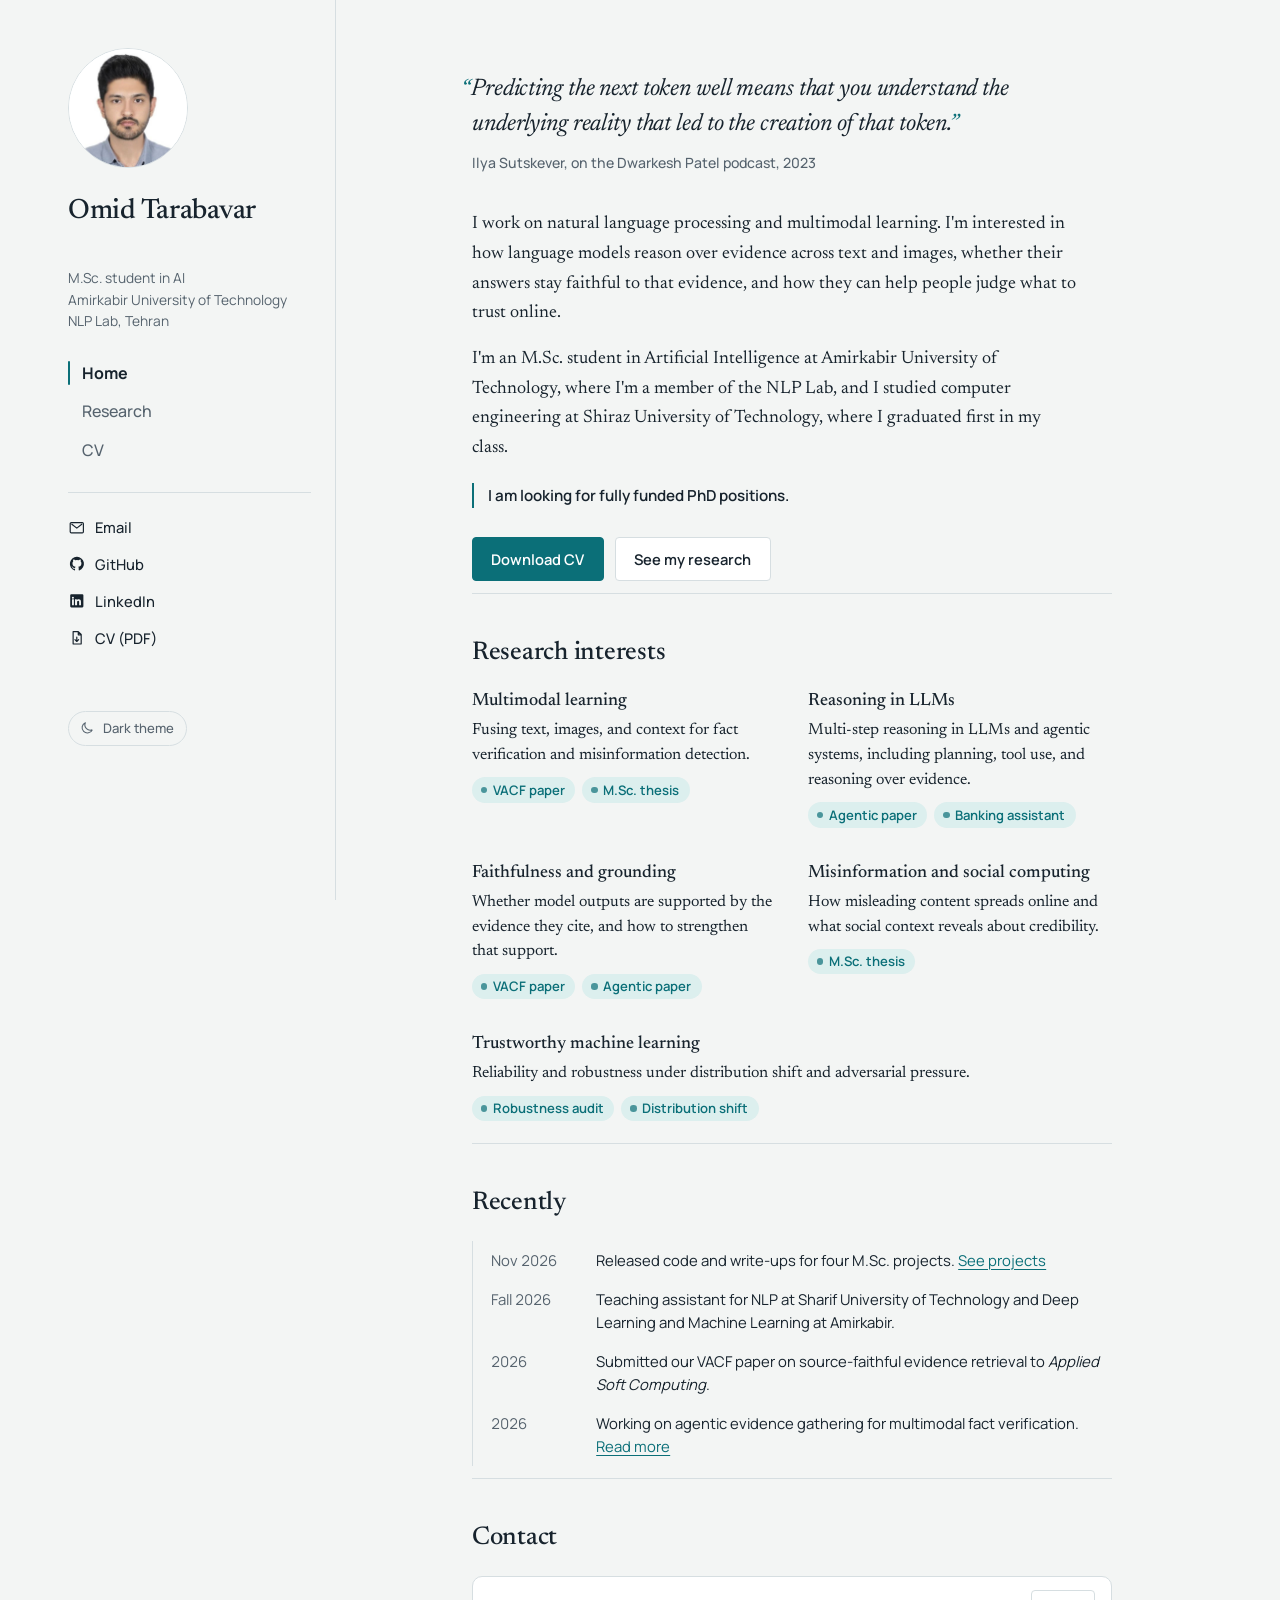
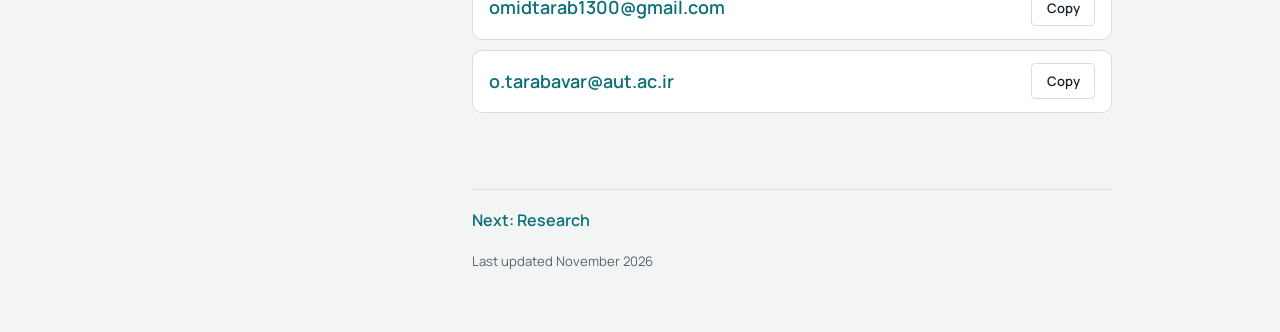
<file: index.html>
<!doctype html>
<html lang="en">
<head>
  <meta charset="utf-8">
  <meta name="viewport" content="width=device-width, initial-scale=1">
  <title>Omid Tarabavar</title>
  <meta name="description" content="Omid Tarabavar, M.Sc. student in Artificial Intelligence at Amirkabir University of Technology, working on NLP, multimodal learning, and trustworthy machine learning.">
  <meta name="author" content="Omid Tarabavar">
  <meta property="og:type" content="profile">
  <meta property="og:title" content="Omid Tarabavar">
  <meta property="og:description" content="Omid Tarabavar, M.Sc. student in Artificial Intelligence at Amirkabir University of Technology, working on NLP, multimodal learning, and trustworthy machine learning.">
  <meta property="og:image" content="https://omidtarabavar.github.io/images/omid.jpg">
  <meta property="og:url" content="https://omidtarabavar.github.io/">
  <meta name="theme-color" content="#f3f5f4" media="(prefers-color-scheme: light)">
  <meta name="theme-color" content="#0e161c" media="(prefers-color-scheme: dark)">
  <link rel="icon" href="images/favicon.svg" type="image/svg+xml">
  <link rel="preconnect" href="https://fonts.googleapis.com">
  <link rel="preconnect" href="https://fonts.gstatic.com" crossorigin>
  <link href="https://fonts.googleapis.com/css2?family=Manrope:wght@400;500;600;700&family=Newsreader:ital,opsz,wght@0,6..72,400;0,6..72,500;0,6..72,600;1,6..72,400&display=swap" rel="stylesheet">
  <link rel="stylesheet" href="css/styles.css?v=6">
  <script>
    // Apply the saved theme before first paint to avoid a flash.
    (function () {
      try {
        var t = localStorage.getItem("theme");
        if (t === "light" || t === "dark") document.documentElement.setAttribute("data-theme", t);
      } catch (e) {}
    })();
  </script>
</head>
<body>
  <a class="skip-link" href="#main">Skip to content</a>

  <header class="topbar">
    <a class="topbar-name" href="index.html">Omid Tarabavar</a>
    <button class="menu-button" type="button" aria-expanded="false" aria-controls="sidebar">
      <span class="menu-icon" aria-hidden="true"></span>
      <span class="menu-label">Menu</span>
    </button>
  </header>

  <div class="layout">
    <aside class="sidebar" id="sidebar">
      <div class="sidebar-inner">
        <a class="portrait-link" href="index.html" tabindex="-1" aria-hidden="true"><img class="portrait" src="images/omid.jpg" width="480" height="480" alt=""></a>
        <p class="name">Omid Tarabavar</p>
        <p class="role">M.Sc. student in AI<br>Amirkabir University of Technology<br>NLP Lab, Tehran</p>

        <nav class="nav" aria-label="Pages">
          <ul>
            <li><a href="index.html" aria-current="page">Home</a></li>
            <li><a href="research.html">Research</a></li>
            <li><a href="cv.html">CV</a></li>
          </ul>
        </nav>

        <ul class="links">
          <li><a href="mailto:omidtarab1300@gmail.com"><svg aria-hidden="true" viewBox="0 0 24 24"><path d="M3 6.5A1.5 1.5 0 0 1 4.5 5h15A1.5 1.5 0 0 1 21 6.5v11a1.5 1.5 0 0 1-1.5 1.5h-15A1.5 1.5 0 0 1 3 17.5zm1.8.3 7.2 5.6 7.2-5.6" fill="none" stroke="currentColor" stroke-width="1.6" stroke-linejoin="round"/></svg>Email</a></li>
          <li><a href="https://github.com/omidTarabavar"><svg aria-hidden="true" viewBox="0 0 24 24"><path fill="currentColor" d="M12 2.5a9.5 9.5 0 0 0-3 18.5c.5.1.6-.2.6-.5v-1.7c-2.6.6-3.2-1.2-3.2-1.2-.4-1.1-1-1.4-1-1.4-.9-.6 0-.6 0-.6 1 .1 1.5 1 1.5 1 .9 1.5 2.3 1.1 2.9.8.1-.6.3-1.1.6-1.3-2.1-.2-4.3-1-4.3-4.7 0-1 .4-1.9 1-2.6-.1-.2-.4-1.2.1-2.5 0 0 .8-.3 2.6 1a9 9 0 0 1 4.8 0c1.8-1.3 2.6-1 2.6-1 .5 1.3.2 2.3.1 2.5.6.7 1 1.6 1 2.6 0 3.7-2.2 4.5-4.3 4.7.3.3.6.9.6 1.8v2.6c0 .3.2.6.7.5A9.5 9.5 0 0 0 12 2.5"/></svg>GitHub</a></li>
          <li><a href="https://www.linkedin.com/in/omidtarabavar/"><svg aria-hidden="true" viewBox="0 0 24 24"><path fill="currentColor" d="M4.5 3A1.5 1.5 0 0 0 3 4.5v15A1.5 1.5 0 0 0 4.5 21h15a1.5 1.5 0 0 0 1.5-1.5v-15A1.5 1.5 0 0 0 19.5 3zm2.2 3.4a1.4 1.4 0 1 1 0 2.8 1.4 1.4 0 0 1 0-2.8M5.5 10h2.5v8H5.5zm4.1 0H12v1.1c.4-.7 1.3-1.3 2.6-1.3 2.6 0 3.1 1.7 3.1 3.9V18h-2.5v-3.8c0-.9 0-2.1-1.3-2.1s-1.5 1-1.5 2V18H9.6z"/></svg>LinkedIn</a></li>
          <li><a href="cv/Omid_Tarabavar_CV.pdf?v=8" download><svg aria-hidden="true" viewBox="0 0 24 24"><path d="M7 3.5h7l4 4V20a.5.5 0 0 1-.5.5h-10A.5.5 0 0 1 7 20zM14 3.5V8h4M12 11v6m-2.5-2.5L12 17l2.5-2.5" fill="none" stroke="currentColor" stroke-width="1.6" stroke-linejoin="round" stroke-linecap="round"/></svg>CV (PDF)</a></li>
        </ul>

        <button class="theme-toggle" type="button" aria-label="Switch color theme">
          <svg class="icon-moon" aria-hidden="true" viewBox="0 0 24 24"><path d="M20 14.5A8 8 0 0 1 9.5 4a8 8 0 1 0 10.5 10.5" fill="none" stroke="currentColor" stroke-width="1.6" stroke-linejoin="round"/></svg>
          <svg class="icon-sun" aria-hidden="true" viewBox="0 0 24 24"><circle cx="12" cy="12" r="4" fill="none" stroke="currentColor" stroke-width="1.6"/><path d="M12 2.5v2.5M12 19v2.5M4.6 4.6l1.8 1.8M17.6 17.6l1.8 1.8M2.5 12H5M19 12h2.5M4.6 19.4l1.8-1.8M17.6 6.4l1.8-1.8" stroke="currentColor" stroke-width="1.6" stroke-linecap="round"/></svg>
          <span class="theme-label">Dark theme</span>
        </button>
      </div>
    </aside>

    <main id="main" class="content">
      <section class="section intro" aria-labelledby="home-title">
        <div class="mobile-id">
          <img src="images/omid.jpg" width="480" height="480" alt="">
          <div>
            <p class="mobile-name">Omid Tarabavar</p>
            <p class="mobile-role">M.Sc. student in AI, Amirkabir University of Technology</p>
          </div>
        </div>

        <figure class="epigraph">
          <blockquote>
            <p>Predicting the next token well means that you understand the underlying reality that led to the creation of that token.</p>
          </blockquote>
          <figcaption>Ilya Sutskever, on the Dwarkesh Patel podcast, 2023</figcaption>
        </figure>

        <h1 id="home-title" class="visually-hidden">Omid Tarabavar</h1>
        <div class="prose">
          <p>I work on natural language processing and multimodal learning. I'm interested in how language models reason over evidence across text and images, whether their answers stay faithful to that evidence, and how they can help people judge what to trust online.</p>
          <p>I'm an M.Sc. student in Artificial Intelligence at Amirkabir University of Technology, where I'm a member of the NLP Lab, and I studied computer engineering at Shiraz University of Technology, where I graduated first in my class.</p>
          <p class="status">I am looking for fully funded PhD positions.</p>
        </div>
        <div class="actions">
          <a class="button primary" href="cv/Omid_Tarabavar_CV.pdf?v=8" download>Download CV</a>
          <a class="button" href="research.html">See my research</a>
        </div>
      </section>

      <section class="section" aria-labelledby="interests-title">
        <h2 id="interests-title">Research interests</h2>
        <ul class="interests">
          <li>
            <h3>Multimodal learning</h3>
            <p>Fusing text, images, and context for fact verification and misinformation detection.</p>
            <p class="evidence"><a class="chip" href="research.html#pub-vacf">VACF paper</a><a class="chip" href="cv.html#edu-aut">M.Sc. thesis</a></p>
          </li>
          <li>
            <h3>Reasoning in LLMs</h3>
            <p>Multi-step reasoning in LLMs and agentic systems, including planning, tool use, and reasoning over evidence.</p>
            <p class="evidence"><a class="chip" href="research.html#pub-agentic">Agentic paper</a><a class="chip" href="research.html#proj-banking">Banking assistant</a></p>
          </li>
          <li>
            <h3>Faithfulness and grounding</h3>
            <p>Whether model outputs are supported by the evidence they cite, and how to strengthen that support.</p>
            <p class="evidence"><a class="chip" href="research.html#pub-vacf">VACF paper</a><a class="chip" href="research.html#pub-agentic">Agentic paper</a></p>
          </li>
          <li>
            <h3>Misinformation and social computing</h3>
            <p>How misleading content spreads online and what social context reveals about credibility.</p>
            <p class="evidence"><a class="chip" href="cv.html#edu-aut">M.Sc. thesis</a></p>
          </li>
          <li class="wide">
            <h3>Trustworthy machine learning</h3>
            <p>Reliability and robustness under distribution shift and adversarial pressure.</p>
            <p class="evidence"><a class="chip" href="research.html#proj-robustness">Robustness audit</a><a class="chip" href="research.html#proj-shift">Distribution shift</a></p>
          </li>
        </ul>
      </section>

      <section class="section" aria-labelledby="recent-title">
        <h2 id="recent-title">Recently</h2>
        <ol class="recent-list">
          <li><time datetime="2026-11">Nov 2026</time><span>Released code and write-ups for four M.Sc. projects. <a href="research.html#projects">See projects</a></span></li>
          <li><time datetime="2026-09">Fall 2026</time><span>Teaching assistant for NLP at Sharif University of Technology and Deep Learning and Machine Learning at Amirkabir.</span></li>
          <li><time datetime="2026">2026</time><span>Submitted our VACF paper on source-faithful evidence retrieval to <em>Applied Soft Computing</em>.</span></li>
          <li><time datetime="2026">2026</time><span>Working on agentic evidence gathering for multimodal fact verification. <a href="research.html#pub-agentic">Read more</a></span></li>
        </ol>
      </section>

      <section class="section contact" aria-labelledby="contact-title">
        <h2 id="contact-title">Contact</h2>
        <div class="contact-rows">
          <div class="contact-row">
            <a href="mailto:omidtarab1300@gmail.com">omidtarab1300@gmail.com</a>
            <button class="copy" type="button" data-copy="omidtarab1300@gmail.com">Copy</button>
          </div>
          <div class="contact-row">
            <a href="mailto:o.tarabavar@aut.ac.ir">o.tarabavar@aut.ac.ir</a>
            <button class="copy" type="button" data-copy="o.tarabavar@aut.ac.ir">Copy</button>
          </div>
        </div>
      </section>

      <footer class="footer">
        <p class="next"><a href="research.html">Next: Research</a></p>
        <p>Last updated November 2026</p>
      </footer>
    </main>
  </div>

  <p class="toast" role="status" aria-live="polite"></p>
  <script src="js/main.js?v=6"></script>
</body>
</html>
</file>
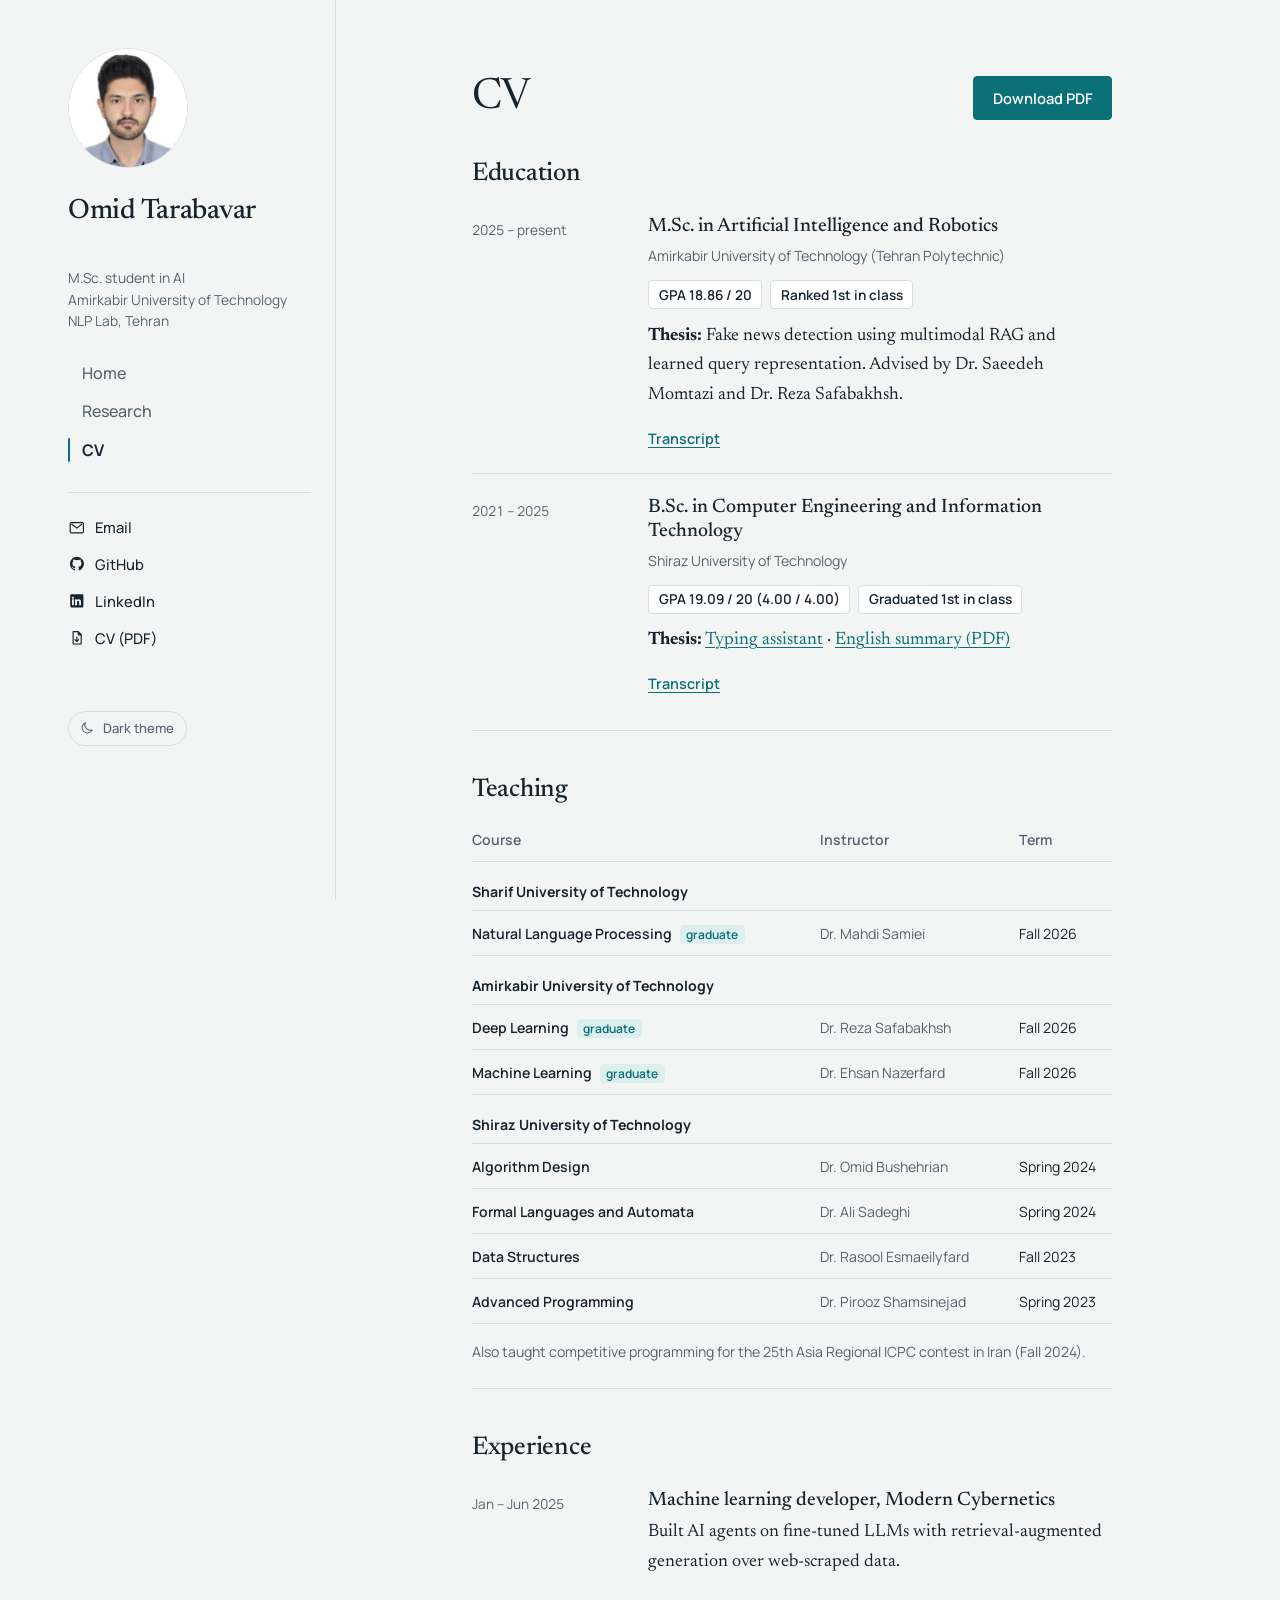
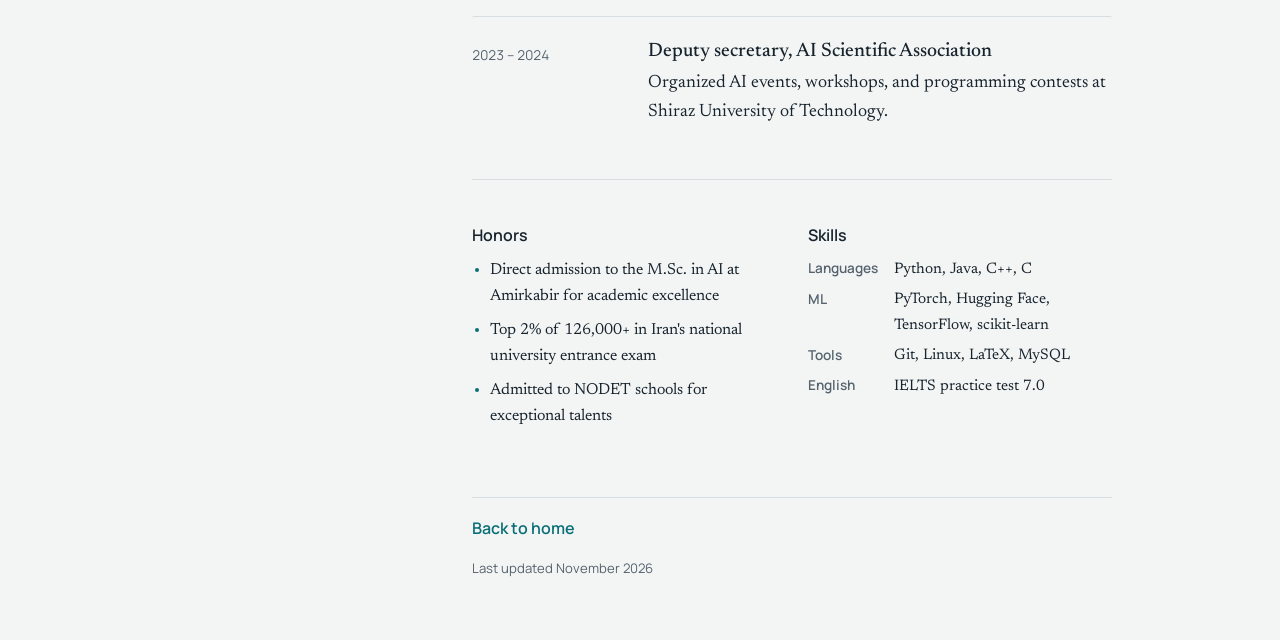
<file: cv.html>
<!doctype html>
<html lang="en">
<head>
  <meta charset="utf-8">
  <meta name="viewport" content="width=device-width, initial-scale=1">
  <title>CV | Omid Tarabavar</title>
  <meta name="description" content="Curriculum vitae of Omid Tarabavar: education, teaching, experience, honors, and skills.">
  <meta name="author" content="Omid Tarabavar">
  <meta property="og:type" content="profile">
  <meta property="og:title" content="CV | Omid Tarabavar">
  <meta property="og:description" content="Curriculum vitae of Omid Tarabavar: education, teaching, experience, honors, and skills.">
  <meta property="og:image" content="https://omidtarabavar.github.io/images/omid.jpg">
  <meta property="og:url" content="https://omidtarabavar.github.io/cv.html">
  <meta name="theme-color" content="#f3f5f4" media="(prefers-color-scheme: light)">
  <meta name="theme-color" content="#0e161c" media="(prefers-color-scheme: dark)">
  <link rel="icon" href="images/favicon.svg" type="image/svg+xml">
  <link rel="preconnect" href="https://fonts.googleapis.com">
  <link rel="preconnect" href="https://fonts.gstatic.com" crossorigin>
  <link href="https://fonts.googleapis.com/css2?family=Manrope:wght@400;500;600;700&family=Newsreader:ital,opsz,wght@0,6..72,400;0,6..72,500;0,6..72,600;1,6..72,400&display=swap" rel="stylesheet">
  <link rel="stylesheet" href="css/styles.css?v=6">
  <script>
    // Apply the saved theme before first paint to avoid a flash.
    (function () {
      try {
        var t = localStorage.getItem("theme");
        if (t === "light" || t === "dark") document.documentElement.setAttribute("data-theme", t);
      } catch (e) {}
    })();
  </script>
</head>
<body>
  <a class="skip-link" href="#main">Skip to content</a>

  <header class="topbar">
    <a class="topbar-name" href="index.html">Omid Tarabavar</a>
    <button class="menu-button" type="button" aria-expanded="false" aria-controls="sidebar">
      <span class="menu-icon" aria-hidden="true"></span>
      <span class="menu-label">Menu</span>
    </button>
  </header>

  <div class="layout">
    <aside class="sidebar" id="sidebar">
      <div class="sidebar-inner">
        <a class="portrait-link" href="index.html" tabindex="-1" aria-hidden="true"><img class="portrait" src="images/omid.jpg" width="480" height="480" alt=""></a>
        <p class="name">Omid Tarabavar</p>
        <p class="role">M.Sc. student in AI<br>Amirkabir University of Technology<br>NLP Lab, Tehran</p>

        <nav class="nav" aria-label="Pages">
          <ul>
            <li><a href="index.html">Home</a></li>
            <li><a href="research.html">Research</a></li>
            <li><a href="cv.html" aria-current="page">CV</a></li>
          </ul>
        </nav>

        <ul class="links">
          <li><a href="mailto:omidtarab1300@gmail.com"><svg aria-hidden="true" viewBox="0 0 24 24"><path d="M3 6.5A1.5 1.5 0 0 1 4.5 5h15A1.5 1.5 0 0 1 21 6.5v11a1.5 1.5 0 0 1-1.5 1.5h-15A1.5 1.5 0 0 1 3 17.5zm1.8.3 7.2 5.6 7.2-5.6" fill="none" stroke="currentColor" stroke-width="1.6" stroke-linejoin="round"/></svg>Email</a></li>
          <li><a href="https://github.com/omidTarabavar"><svg aria-hidden="true" viewBox="0 0 24 24"><path fill="currentColor" d="M12 2.5a9.5 9.5 0 0 0-3 18.5c.5.1.6-.2.6-.5v-1.7c-2.6.6-3.2-1.2-3.2-1.2-.4-1.1-1-1.4-1-1.4-.9-.6 0-.6 0-.6 1 .1 1.5 1 1.5 1 .9 1.5 2.3 1.1 2.9.8.1-.6.3-1.1.6-1.3-2.1-.2-4.3-1-4.3-4.7 0-1 .4-1.9 1-2.6-.1-.2-.4-1.2.1-2.5 0 0 .8-.3 2.6 1a9 9 0 0 1 4.8 0c1.8-1.3 2.6-1 2.6-1 .5 1.3.2 2.3.1 2.5.6.7 1 1.6 1 2.6 0 3.7-2.2 4.5-4.3 4.7.3.3.6.9.6 1.8v2.6c0 .3.2.6.7.5A9.5 9.5 0 0 0 12 2.5"/></svg>GitHub</a></li>
          <li><a href="https://www.linkedin.com/in/omidtarabavar/"><svg aria-hidden="true" viewBox="0 0 24 24"><path fill="currentColor" d="M4.5 3A1.5 1.5 0 0 0 3 4.5v15A1.5 1.5 0 0 0 4.5 21h15a1.5 1.5 0 0 0 1.5-1.5v-15A1.5 1.5 0 0 0 19.5 3zm2.2 3.4a1.4 1.4 0 1 1 0 2.8 1.4 1.4 0 0 1 0-2.8M5.5 10h2.5v8H5.5zm4.1 0H12v1.1c.4-.7 1.3-1.3 2.6-1.3 2.6 0 3.1 1.7 3.1 3.9V18h-2.5v-3.8c0-.9 0-2.1-1.3-2.1s-1.5 1-1.5 2V18H9.6z"/></svg>LinkedIn</a></li>
          <li><a href="cv/Omid_Tarabavar_CV.pdf?v=8" download><svg aria-hidden="true" viewBox="0 0 24 24"><path d="M7 3.5h7l4 4V20a.5.5 0 0 1-.5.5h-10A.5.5 0 0 1 7 20zM14 3.5V8h4M12 11v6m-2.5-2.5L12 17l2.5-2.5" fill="none" stroke="currentColor" stroke-width="1.6" stroke-linejoin="round" stroke-linecap="round"/></svg>CV (PDF)</a></li>
        </ul>

        <button class="theme-toggle" type="button" aria-label="Switch color theme">
          <svg class="icon-moon" aria-hidden="true" viewBox="0 0 24 24"><path d="M20 14.5A8 8 0 0 1 9.5 4a8 8 0 1 0 10.5 10.5" fill="none" stroke="currentColor" stroke-width="1.6" stroke-linejoin="round"/></svg>
          <svg class="icon-sun" aria-hidden="true" viewBox="0 0 24 24"><circle cx="12" cy="12" r="4" fill="none" stroke="currentColor" stroke-width="1.6"/><path d="M12 2.5v2.5M12 19v2.5M4.6 4.6l1.8 1.8M17.6 17.6l1.8 1.8M2.5 12H5M19 12h2.5M4.6 19.4l1.8-1.8M17.6 6.4l1.8-1.8" stroke="currentColor" stroke-width="1.6" stroke-linecap="round"/></svg>
          <span class="theme-label">Dark theme</span>
        </button>
      </div>
    </aside>

    <main id="main" class="content">
      <div class="page-head">
        <h1 class="page-title">CV</h1>
        <a class="button primary" href="cv/Omid_Tarabavar_CV.pdf?v=8" download>Download PDF</a>
      </div>

      <section class="section first" id="education" aria-labelledby="edu-title">
        <h2 id="edu-title">Education</h2>
        <article class="entry dated" id="edu-aut">
          <p class="date">2025 – present</p>
          <div>
            <h3>M.Sc. in Artificial Intelligence and Robotics</h3>
            <p class="meta">Amirkabir University of Technology (Tehran Polytechnic)</p>
            <p class="figures"><span>GPA 18.86 / 20</span><span>Ranked 1st in class</span></p>
            <p><strong>Thesis:</strong> Fake news detection using multimodal RAG and learned query representation. Advised by Dr. Saeedeh Momtazi and Dr. Reza Safabakhsh.</p>
            <p class="entry-links"><a href="https://drive.google.com/file/d/1AUwNt7i27Rn8KQUkQWO_1LPh9adIZvgB/view?usp=drive_link">Transcript</a></p>
          </div>
        </article>
        <article class="entry dated" id="edu-sutech">
          <p class="date">2021 – 2025</p>
          <div>
            <h3>B.Sc. in Computer Engineering and Information Technology</h3>
            <p class="meta">Shiraz University of Technology</p>
            <p class="figures"><span>GPA 19.09 / 20 (4.00 / 4.00)</span><span>Graduated 1st in class</span></p>
            <p><strong>Thesis:</strong> <a href="research.html#proj-typing">Typing assistant</a> &middot; <a href="reports/BSc_Thesis_English_Summary.pdf">English summary (PDF)</a></p>
            <p class="entry-links"><a href="https://drive.google.com/file/d/1Pksa0MXeAe2woAwjY6PSmUUdcx1ZH3zY/view?usp=drive_link">Transcript</a></p>
          </div>
        </article>
      </section>

      <section class="section" id="teaching" aria-labelledby="teach-title">
        <h2 id="teach-title">Teaching</h2>
        <div class="table-wrap">
          <table class="teaching">
            <caption class="visually-hidden">Teaching assistant positions</caption>
            <thead>
              <tr><th scope="col">Course</th><th scope="col">Instructor</th><th scope="col">Term</th></tr>
            </thead>
            <tbody>
              <tr class="group"><th colspan="3" scope="colgroup">Sharif University of Technology</th></tr>
              <tr><td>Natural Language Processing <span class="level">graduate</span></td><td>Dr. Mahdi Samiei</td><td>Fall 2026</td></tr>
            </tbody>
            <tbody>
              <tr class="group"><th colspan="3" scope="colgroup">Amirkabir University of Technology</th></tr>
              <tr><td>Deep Learning <span class="level">graduate</span></td><td>Dr. Reza Safabakhsh</td><td>Fall 2026</td></tr>
              <tr><td>Machine Learning <span class="level">graduate</span></td><td>Dr. Ehsan Nazerfard</td><td>Fall 2026</td></tr>
            </tbody>
            <tbody>
              <tr class="group"><th colspan="3" scope="colgroup">Shiraz University of Technology</th></tr>
              <tr><td>Algorithm Design</td><td>Dr. Omid Bushehrian</td><td>Spring 2024</td></tr>
              <tr><td>Formal Languages and Automata</td><td>Dr. Ali Sadeghi</td><td>Spring 2024</td></tr>
              <tr><td>Data Structures</td><td>Dr. Rasool Esmaeilyfard</td><td>Fall 2023</td></tr>
              <tr><td>Advanced Programming</td><td>Dr. Pirooz Shamsinejad</td><td>Spring 2023</td></tr>
            </tbody>
          </table>
        </div>
        <p class="note">Also taught competitive programming for the 25th Asia Regional ICPC contest in Iran (Fall 2024).</p>
      </section>

      <section class="section" id="experience" aria-labelledby="exp-title">
        <h2 id="exp-title">Experience</h2>
        <article class="entry dated" id="exp-cybernetics">
          <p class="date">Jan – Jun 2025</p>
          <div>
            <h3>Machine learning developer, Modern Cybernetics</h3>
            <p>Built AI agents on fine-tuned LLMs with retrieval-augmented generation over web-scraped data.</p>
          </div>
        </article>
        <article class="entry dated">
          <p class="date">2023 – 2024</p>
          <div>
            <h3>Deputy secretary, AI Scientific Association</h3>
            <p>Organized AI events, workshops, and programming contests at Shiraz University of Technology.</p>
          </div>
        </article>
      </section>

      <section class="section" id="more" aria-labelledby="more-title">
        <h2 id="more-title" class="visually-hidden">Honors and skills</h2>
        <div class="two-col">
          <div>
            <h3>Honors</h3>
            <ul class="plain">
              <li>Direct admission to the M.Sc. in AI at Amirkabir for academic excellence</li>
              <li>Top 2% of 126,000+ in Iran's national university entrance exam</li>
              <li>Admitted to NODET schools for exceptional talents</li>
            </ul>
          </div>
          <div>
            <h3>Skills</h3>
            <dl class="skills">
              <dt>Languages</dt><dd>Python, Java, C++, C</dd>
              <dt>ML</dt><dd>PyTorch, Hugging Face, TensorFlow, scikit-learn</dd>
              <dt>Tools</dt><dd>Git, Linux, LaTeX, MySQL</dd>
              <dt>English</dt><dd>IELTS practice test 7.0</dd>
            </dl>
          </div>
        </div>
      </section>

      <footer class="footer">
        <p class="next"><a href="index.html">Back to home</a></p>
        <p>Last updated November 2026</p>
      </footer>
    </main>
  </div>

  <p class="toast" role="status" aria-live="polite"></p>
  <script src="js/main.js?v=6"></script>
</body>
</html>
</file>
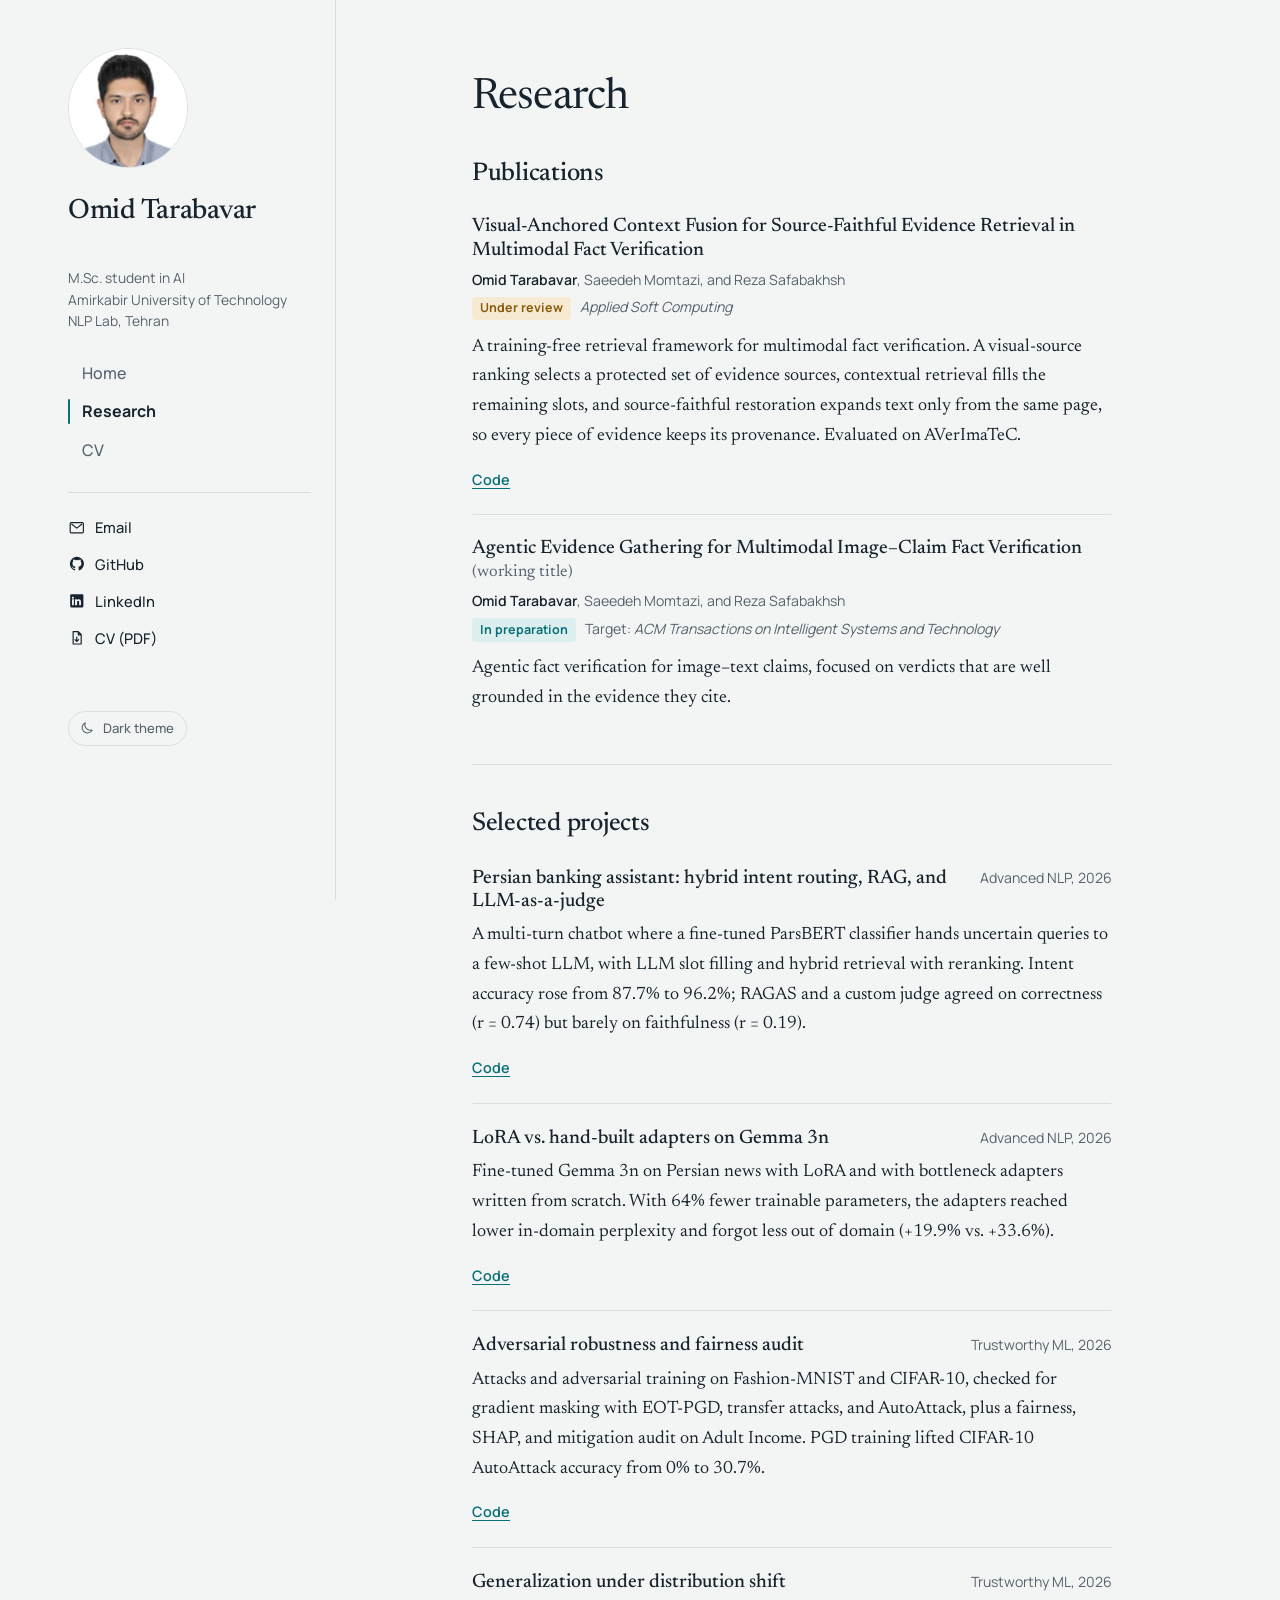
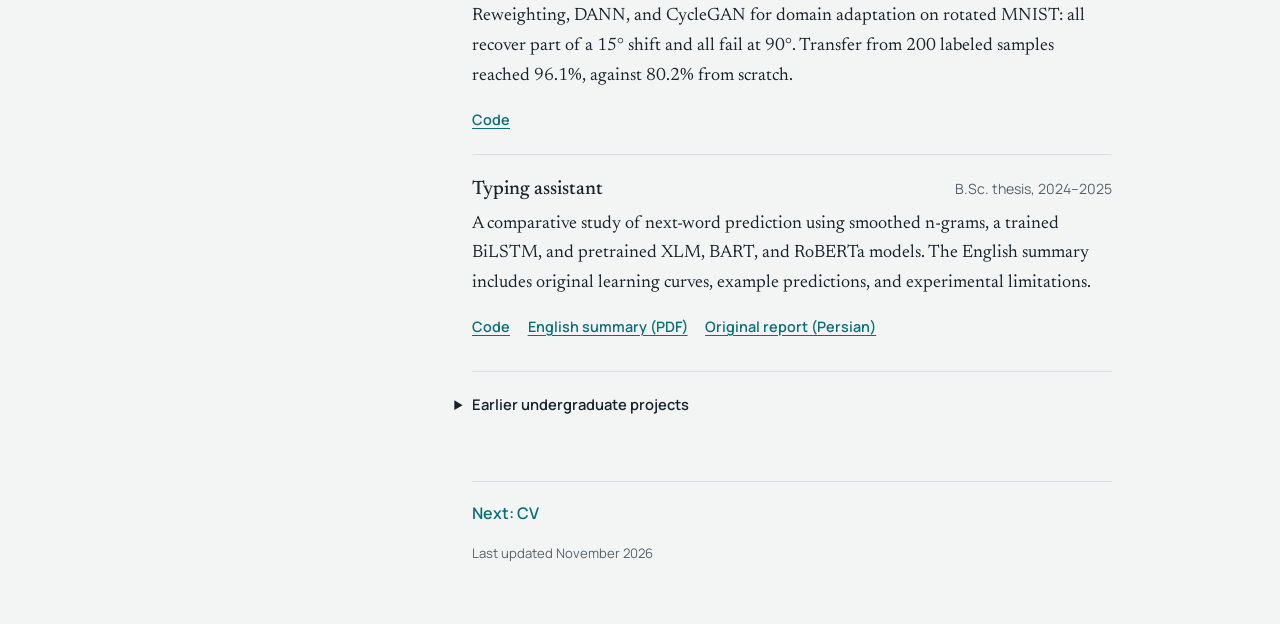
<file: research.html>
<!doctype html>
<html lang="en">
<head>
  <meta charset="utf-8">
  <meta name="viewport" content="width=device-width, initial-scale=1">
  <title>Research | Omid Tarabavar</title>
  <meta name="description" content="Publications and projects by Omid Tarabavar: multimodal fact verification, LLMs and agentic systems, and trustworthy machine learning.">
  <meta name="author" content="Omid Tarabavar">
  <meta property="og:type" content="profile">
  <meta property="og:title" content="Research | Omid Tarabavar">
  <meta property="og:description" content="Publications and projects by Omid Tarabavar: multimodal fact verification, LLMs and agentic systems, and trustworthy machine learning.">
  <meta property="og:image" content="https://omidtarabavar.github.io/images/omid.jpg">
  <meta property="og:url" content="https://omidtarabavar.github.io/research.html">
  <meta name="theme-color" content="#f3f5f4" media="(prefers-color-scheme: light)">
  <meta name="theme-color" content="#0e161c" media="(prefers-color-scheme: dark)">
  <link rel="icon" href="images/favicon.svg" type="image/svg+xml">
  <link rel="preconnect" href="https://fonts.googleapis.com">
  <link rel="preconnect" href="https://fonts.gstatic.com" crossorigin>
  <link href="https://fonts.googleapis.com/css2?family=Manrope:wght@400;500;600;700&family=Newsreader:ital,opsz,wght@0,6..72,400;0,6..72,500;0,6..72,600;1,6..72,400&display=swap" rel="stylesheet">
  <link rel="stylesheet" href="css/styles.css?v=6">
  <script>
    // Apply the saved theme before first paint to avoid a flash.
    (function () {
      try {
        var t = localStorage.getItem("theme");
        if (t === "light" || t === "dark") document.documentElement.setAttribute("data-theme", t);
      } catch (e) {}
    })();
  </script>
</head>
<body>
  <a class="skip-link" href="#main">Skip to content</a>

  <header class="topbar">
    <a class="topbar-name" href="index.html">Omid Tarabavar</a>
    <button class="menu-button" type="button" aria-expanded="false" aria-controls="sidebar">
      <span class="menu-icon" aria-hidden="true"></span>
      <span class="menu-label">Menu</span>
    </button>
  </header>

  <div class="layout">
    <aside class="sidebar" id="sidebar">
      <div class="sidebar-inner">
        <a class="portrait-link" href="index.html" tabindex="-1" aria-hidden="true"><img class="portrait" src="images/omid.jpg" width="480" height="480" alt=""></a>
        <p class="name">Omid Tarabavar</p>
        <p class="role">M.Sc. student in AI<br>Amirkabir University of Technology<br>NLP Lab, Tehran</p>

        <nav class="nav" aria-label="Pages">
          <ul>
            <li><a href="index.html">Home</a></li>
            <li><a href="research.html" aria-current="page">Research</a></li>
            <li><a href="cv.html">CV</a></li>
          </ul>
        </nav>

        <ul class="links">
          <li><a href="mailto:omidtarab1300@gmail.com"><svg aria-hidden="true" viewBox="0 0 24 24"><path d="M3 6.5A1.5 1.5 0 0 1 4.5 5h15A1.5 1.5 0 0 1 21 6.5v11a1.5 1.5 0 0 1-1.5 1.5h-15A1.5 1.5 0 0 1 3 17.5zm1.8.3 7.2 5.6 7.2-5.6" fill="none" stroke="currentColor" stroke-width="1.6" stroke-linejoin="round"/></svg>Email</a></li>
          <li><a href="https://github.com/omidTarabavar"><svg aria-hidden="true" viewBox="0 0 24 24"><path fill="currentColor" d="M12 2.5a9.5 9.5 0 0 0-3 18.5c.5.1.6-.2.6-.5v-1.7c-2.6.6-3.2-1.2-3.2-1.2-.4-1.1-1-1.4-1-1.4-.9-.6 0-.6 0-.6 1 .1 1.5 1 1.5 1 .9 1.5 2.3 1.1 2.9.8.1-.6.3-1.1.6-1.3-2.1-.2-4.3-1-4.3-4.7 0-1 .4-1.9 1-2.6-.1-.2-.4-1.2.1-2.5 0 0 .8-.3 2.6 1a9 9 0 0 1 4.8 0c1.8-1.3 2.6-1 2.6-1 .5 1.3.2 2.3.1 2.5.6.7 1 1.6 1 2.6 0 3.7-2.2 4.5-4.3 4.7.3.3.6.9.6 1.8v2.6c0 .3.2.6.7.5A9.5 9.5 0 0 0 12 2.5"/></svg>GitHub</a></li>
          <li><a href="https://www.linkedin.com/in/omidtarabavar/"><svg aria-hidden="true" viewBox="0 0 24 24"><path fill="currentColor" d="M4.5 3A1.5 1.5 0 0 0 3 4.5v15A1.5 1.5 0 0 0 4.5 21h15a1.5 1.5 0 0 0 1.5-1.5v-15A1.5 1.5 0 0 0 19.5 3zm2.2 3.4a1.4 1.4 0 1 1 0 2.8 1.4 1.4 0 0 1 0-2.8M5.5 10h2.5v8H5.5zm4.1 0H12v1.1c.4-.7 1.3-1.3 2.6-1.3 2.6 0 3.1 1.7 3.1 3.9V18h-2.5v-3.8c0-.9 0-2.1-1.3-2.1s-1.5 1-1.5 2V18H9.6z"/></svg>LinkedIn</a></li>
          <li><a href="cv/Omid_Tarabavar_CV.pdf?v=8" download><svg aria-hidden="true" viewBox="0 0 24 24"><path d="M7 3.5h7l4 4V20a.5.5 0 0 1-.5.5h-10A.5.5 0 0 1 7 20zM14 3.5V8h4M12 11v6m-2.5-2.5L12 17l2.5-2.5" fill="none" stroke="currentColor" stroke-width="1.6" stroke-linejoin="round" stroke-linecap="round"/></svg>CV (PDF)</a></li>
        </ul>

        <button class="theme-toggle" type="button" aria-label="Switch color theme">
          <svg class="icon-moon" aria-hidden="true" viewBox="0 0 24 24"><path d="M20 14.5A8 8 0 0 1 9.5 4a8 8 0 1 0 10.5 10.5" fill="none" stroke="currentColor" stroke-width="1.6" stroke-linejoin="round"/></svg>
          <svg class="icon-sun" aria-hidden="true" viewBox="0 0 24 24"><circle cx="12" cy="12" r="4" fill="none" stroke="currentColor" stroke-width="1.6"/><path d="M12 2.5v2.5M12 19v2.5M4.6 4.6l1.8 1.8M17.6 17.6l1.8 1.8M2.5 12H5M19 12h2.5M4.6 19.4l1.8-1.8M17.6 6.4l1.8-1.8" stroke="currentColor" stroke-width="1.6" stroke-linecap="round"/></svg>
          <span class="theme-label">Dark theme</span>
        </button>
      </div>
    </aside>

    <main id="main" class="content">
      <h1 class="page-title">Research</h1>

      <section class="section first" id="publications" aria-labelledby="pub-title">
        <h2 id="pub-title">Publications</h2>
        <article class="entry pub" id="pub-vacf">
          <h3>Visual-Anchored Context Fusion for Source-Faithful Evidence Retrieval in Multimodal Fact Verification</h3>
          <p class="authors"><strong>Omid Tarabavar</strong>, Saeedeh Momtazi, and Reza Safabakhsh</p>
          <p class="venue"><span class="badge">Under review</span> <em>Applied Soft Computing</em></p>
          <p>A training-free retrieval framework for multimodal fact verification. A visual-source ranking selects a protected set of evidence sources, contextual retrieval fills the remaining slots, and source-faithful restoration expands text only from the same page, so every piece of evidence keeps its provenance. Evaluated on AVerImaTeC.</p>
          <p class="entry-links"><a href="https://github.com/omidTarabavar/vacf-source-faithful-retrieval">Code</a></p>
        </article>
        <article class="entry pub" id="pub-agentic">
          <h3>Agentic Evidence Gathering for Multimodal Image–Claim Fact Verification <span class="working">(working title)</span></h3>
          <p class="authors"><strong>Omid Tarabavar</strong>, Saeedeh Momtazi, and Reza Safabakhsh</p>
          <p class="venue"><span class="badge badge-prep">In preparation</span> Target: <em>ACM Transactions on Intelligent Systems and Technology</em></p>
          <p>Agentic fact verification for image–text claims, focused on verdicts that are well grounded in the evidence they cite.</p>
        </article>
      </section>

      <section class="section" id="projects" aria-labelledby="proj-title">
        <h2 id="proj-title">Selected projects</h2>

        <article class="entry project" id="proj-banking">
          <div class="entry-head">
            <h3>Persian banking assistant: hybrid intent routing, RAG, and LLM-as-a-judge</h3>
            <p class="meta">Advanced NLP, 2026</p>
          </div>
          <p>A multi-turn chatbot where a fine-tuned ParsBERT classifier hands uncertain queries to a few-shot LLM, with LLM slot filling and hybrid retrieval with reranking. Intent accuracy rose from 87.7% to 96.2%; RAGAS and a custom judge agreed on correctness (r = 0.74) but barely on faithfulness (r = 0.19).</p>
          <p class="entry-links"><a href="https://github.com/omidTarabavar/persian-banking-assistant-rag">Code</a></p>
        </article>

        <article class="entry project" id="proj-peft">
          <div class="entry-head">
            <h3>LoRA vs. hand-built adapters on Gemma 3n</h3>
            <p class="meta">Advanced NLP, 2026</p>
          </div>
          <p>Fine-tuned Gemma 3n on Persian news with LoRA and with bottleneck adapters written from scratch. With 64% fewer trainable parameters, the adapters reached lower in-domain perplexity and forgot less out of domain (+19.9% vs. +33.6%).</p>
          <p class="entry-links"><a href="https://github.com/omidTarabavar/gemma3n-peft-lora-vs-adapters">Code</a></p>
        </article>

        <article class="entry project" id="proj-robustness">
          <div class="entry-head">
            <h3>Adversarial robustness and fairness audit</h3>
            <p class="meta">Trustworthy ML, 2026</p>
          </div>
          <p>Attacks and adversarial training on Fashion-MNIST and CIFAR-10, checked for gradient masking with EOT-PGD, transfer attacks, and AutoAttack, plus a fairness, SHAP, and mitigation audit on Adult Income. PGD training lifted CIFAR-10 AutoAttack accuracy from 0% to 30.7%.</p>
          <p class="entry-links"><a href="https://github.com/omidTarabavar/adversarial-robustness-fairness-audit">Code</a></p>
        </article>

        <article class="entry project" id="proj-shift">
          <div class="entry-head">
            <h3>Generalization under distribution shift</h3>
            <p class="meta">Trustworthy ML, 2026</p>
          </div>
          <p>Reweighting, DANN, and CycleGAN for domain adaptation on rotated MNIST: all recover part of a 15° shift and all fail at 90°. Transfer from 200 labeled samples reached 96.1%, against 80.2% from scratch.</p>
          <p class="entry-links"><a href="https://github.com/omidTarabavar/generalization-under-domain-shift">Code</a></p>
        </article>

        <article class="entry project" id="proj-typing">
          <div class="entry-head">
            <h3>Typing assistant</h3>
            <p class="meta">B.Sc. thesis, 2024–2025</p>
          </div>
          <p>A comparative study of next-word prediction using smoothed n-grams, a trained BiLSTM, and pretrained XLM, BART, and RoBERTa models. The English summary includes original learning curves, example predictions, and experimental limitations.</p>
          <p class="entry-links"><a href="https://github.com/omidTarabavar/Typing-Assistant">Code</a> <a href="reports/BSc_Thesis_English_Summary.pdf">English summary (PDF)</a> <a href="https://drive.google.com/drive/folders/1AslKqTpyaAyIYk4jaE81O59HKw7ebraZ?usp=sharing">Original report (Persian)</a></p>
        </article>

        <details class="earlier">
          <summary>Earlier undergraduate projects</summary>
          <ul class="earlier-list">
            <li><a href="https://github.com/omidTarabavar/Learning-Management-System">Learning management system</a><span>C# and SQL; Database Lab, 2024</span></li>
            <li><a href="https://github.com/omidTarabavar/Monte-Carlo-Simulation">Monte Carlo project-risk simulator</a><span>Python; Management of IT Projects, 2023</span></li>
            <li><a href="https://github.com/omidTarabavar/Smart-Irrigation-System">FPGA smart irrigation system</a><span>VHDL; Digital Computer Systems Design, 2023</span></li>
            <li><a href="https://github.com/omidTarabavar/Stratego">Stratego with an AI opponent</a><span>Java; Advanced Programming, 2022</span></li>
            <li><a href="https://github.com/omidTarabavar/Sudoku">Sudoku creator and solver</a><span>C++; Fundamentals of Programming, 2022</span></li>
          </ul>
        </details>
      </section>

      <footer class="footer">
        <p class="next"><a href="cv.html">Next: CV</a></p>
        <p>Last updated November 2026</p>
      </footer>
    </main>
  </div>

  <p class="toast" role="status" aria-live="polite"></p>
  <script src="js/main.js?v=6"></script>
</body>
</html>
</file>
<file: css/styles.css>
/* ------------------------------------------------------------------
   Omid Tarabavar — personal academic site
   Palette: cool paper and slate ink, with Persian turquoise (firuze)
   as the single accent. Saffron is reserved for publication status.
------------------------------------------------------------------- */

:root {
  --paper: #f3f5f4;
  --surface: #ffffff;
  --ink: #17232d;
  --muted: #56636e;
  --rule: #d6dee1;
  --accent: #0b6f78;
  --accent-ink: #ffffff;
  --accent-soft: #dcefee;
  --saffron: #8a5a0b;
  --saffron-soft: #f6ead2;
  --highlight: rgba(11, 111, 120, 0.12);

  --serif: "Newsreader", "Iowan Old Style", "Palatino Linotype", Georgia, serif;
  --sans: "Manrope", "Segoe UI", system-ui, -apple-system, sans-serif;

  --sidebar-w: 19rem;
  --measure: 40rem;
  --radius-s: 4px;
  --radius-m: 10px;
  color-scheme: light;
}

@media (prefers-color-scheme: dark) {
  :root:not([data-theme="light"]) {
    --paper: #0e161c;
    --surface: #15212a;
    --ink: #e3eaee;
    --muted: #94a3ad;
    --rule: #263540;
    --accent: #5cc4cc;
    --accent-ink: #08262a;
    --accent-soft: #143238;
    --saffron: #e6b45c;
    --saffron-soft: #3a2c12;
    --highlight: rgba(92, 196, 204, 0.14);
    color-scheme: dark;
  }
}

:root[data-theme="dark"] {
  --paper: #0e161c;
  --surface: #15212a;
  --ink: #e3eaee;
  --muted: #94a3ad;
  --rule: #263540;
  --accent: #5cc4cc;
  --accent-ink: #08262a;
  --accent-soft: #143238;
  --saffron: #e6b45c;
  --saffron-soft: #3a2c12;
  --highlight: rgba(92, 196, 204, 0.14);
  color-scheme: dark;
}

/* ---------- base ---------- */

*,
*::before,
*::after { box-sizing: border-box; }

html {
  scroll-behavior: smooth;
  scroll-padding-top: 1.5rem;
  -webkit-text-size-adjust: 100%;
}

body {
  margin: 0;
  background: var(--paper);
  color: var(--ink);
  font-family: var(--serif);
  font-size: 1.125rem;
  line-height: 1.65;
  font-optical-sizing: auto;
  text-rendering: optimizeLegibility;
}

img { max-width: 100%; display: block; }

a {
  color: var(--accent);
  text-decoration-thickness: 1px;
  text-underline-offset: 0.18em;
}
a:hover { text-decoration-thickness: 2px; }

:focus-visible {
  outline: 2px solid var(--accent);
  outline-offset: 3px;
  border-radius: 2px;
}

h1, h2, h3 { font-weight: 500; line-height: 1.2; margin: 0; }
p { margin: 0 0 0.9em; }

.visually-hidden {
  position: absolute; width: 1px; height: 1px; overflow: hidden;
  clip: rect(0 0 0 0); white-space: nowrap;
}

.skip-link {
  position: absolute; left: 1rem; top: -3rem; z-index: 50;
  background: var(--accent); color: var(--accent-ink);
  padding: 0.5rem 0.9rem; font-family: var(--sans); font-size: 0.9rem;
  border-radius: var(--radius-s);
}
.skip-link:focus { top: 1rem; }

/* ---------- layout ---------- */

.layout {
  display: grid;
  grid-template-columns: var(--sidebar-w) minmax(0, 1fr);
  max-width: 76rem;
  margin: 0 auto;
}

.sidebar {
  position: sticky;
  top: 0;
  height: 100vh;
  overflow-y: auto;
  border-right: 1px solid var(--rule);
  font-family: var(--sans);
}

.sidebar-inner {
  padding: 3rem 1.5rem 2rem 2.25rem;
  display: flex;
  flex-direction: column;
  min-height: 100%;
}

.content {
  padding: 4.5rem clamp(1.5rem, 5vw, 4.5rem) 3rem;
  min-width: 0;
}

/* Center the reading column in the space beside the sidebar on wide screens. */
@media (min-width: 1200px) {
  .content > .section,
  .content > .footer,
  .content > .page-title,
  .content > .page-head { margin-left: auto; margin-right: auto; }
}

.mobile-id { display: none; }

/* ---------- sidebar ---------- */

.portrait-link { align-self: flex-start; }
.portrait {
  width: 7.5rem;
  height: 7.5rem;
  border-radius: 50%;
  object-fit: cover;
  object-position: 50% 30%;
  border: 1px solid var(--rule);
  background: #fff;
  margin-bottom: 1.25rem;
}

.name {
  font-family: var(--serif);
  font-size: 1.75rem;
  font-weight: 500;
  letter-spacing: -0.01em;
}

.role {
  margin-top: 0.5rem;
  color: var(--muted);
  font-size: 0.86rem;
  line-height: 1.55;
  margin-bottom: 1.4rem;
}

.links {
  list-style: none;
  margin: 0 0 1.5rem;
  padding: 1.1rem 0 0;
  border-top: 1px solid var(--rule);
  display: grid;
  gap: 0.15rem;
}
.links a {
  display: inline-flex;
  align-items: center;
  gap: 0.6rem;
  padding: 0.3rem 0;
  color: var(--ink);
  text-decoration: none;
  font-size: 0.92rem;
  font-weight: 500;
}
.links a:hover { color: var(--accent); }
.links svg { width: 1.1rem; height: 1.1rem; flex: none; }

.nav ul {
  list-style: none;
  margin: 0 0 1.4rem;
  padding: 0;
}
.nav a {
  display: block;
  position: relative;
  padding: 0.38rem 0 0.38rem 0.9rem;
  color: var(--muted);
  text-decoration: none;
  font-size: 1rem;
  font-weight: 500;
}
.nav a::before {
  content: "";
  position: absolute;
  left: 0; top: 0.45rem; bottom: 0.45rem;
  width: 2px;
  border-radius: 2px;
  background: transparent;
}
.nav a:hover { color: var(--ink); }
.nav a[aria-current="page"] { color: var(--ink); font-weight: 700; }
.nav a[aria-current="page"]::before { background: var(--accent); }

.theme-toggle {
  margin-top: auto;
  align-self: flex-start;
  display: inline-flex;
  align-items: center;
  gap: 0.5rem;
  margin-top: 2rem;
  padding: 0.45rem 0.8rem 0.45rem 0.6rem;
  border: 1px solid var(--rule);
  border-radius: 999px;
  background: transparent;
  color: var(--muted);
  font: 500 0.82rem var(--sans);
  cursor: pointer;
}
.theme-toggle:hover { color: var(--ink); border-color: var(--muted); }
.theme-toggle svg { width: 1rem; height: 1rem; }
.icon-sun { display: none; }
.is-dark .icon-sun { display: block; }
.is-dark .icon-moon { display: none; }

/* ---------- top bar (mobile only) ---------- */

.topbar { display: none; }

/* ---------- sections ---------- */

.section {
  max-width: var(--measure);
  padding: 2.75rem 0 0.75rem;
  border-top: 1px solid var(--rule);
}
.section.intro,
.section.first { border-top: 0; padding-top: 0; }

.page-title {
  max-width: var(--measure);
  font-size: clamp(2.1rem, 1.6rem + 1.6vw, 2.7rem);
  font-weight: 400;
  letter-spacing: -0.02em;
  margin-bottom: 2.2rem;
}
.page-head {
  max-width: var(--measure);
  display: flex;
  align-items: center;
  justify-content: space-between;
  gap: 1rem;
  margin-bottom: 2.2rem;
}
.page-head .page-title { margin: 0; }

.section > h2 {
  font-size: 1.6rem;
  letter-spacing: -0.01em;
  margin-bottom: 1.4rem;
}

.section-lede {
  color: var(--muted);
  margin-top: -0.8rem;
  margin-bottom: 1.6rem;
}

h3 { font-size: 1.22rem; }

/* ---------- intro ---------- */

.epigraph {
  margin: 0 0 2.4rem;
  max-width: 36rem;
}
.epigraph blockquote { margin: 0; }
.epigraph p {
  margin: 0;
  font-size: clamp(1.25rem, 1.05rem + 0.7vw, 1.5rem);
  font-style: italic;
  line-height: 1.45;
  letter-spacing: -0.005em;
  text-wrap: pretty;
}
.epigraph p::before { content: "\201C"; margin-left: -0.45em; color: var(--accent); }
.epigraph p::after { content: "\201D"; color: var(--accent); }
.epigraph figcaption {
  margin-top: 0.7rem;
  font: 500 0.88rem var(--sans);
  color: var(--muted);
}

.prose p { max-width: 38rem; }


.status {
  font-family: var(--sans);
  font-size: 0.95rem;
  font-weight: 600;
  color: var(--ink);
  padding-left: 0.9rem;
  border-left: 2px solid var(--accent);
  margin-top: 1.2rem;
}

.actions {
  display: flex;
  flex-wrap: wrap;
  gap: 0.7rem;
  margin: 1.8rem 0 0;
}

.button {
  display: inline-flex;
  align-items: center;
  min-height: 2.75rem;
  padding: 0 1.15rem;
  border: 1px solid var(--rule);
  border-radius: var(--radius-s);
  background: var(--surface);
  color: var(--ink);
  font: 600 0.92rem var(--sans);
  text-decoration: none;
}
.button:hover { border-color: var(--accent); color: var(--accent); }
.button.primary {
  background: var(--accent);
  border-color: var(--accent);
  color: var(--accent-ink);
}
.button.primary:hover { filter: brightness(1.08); color: var(--accent-ink); }

.recent-list {
  font-family: var(--sans);
  list-style: none;
  margin: 0;
  padding: 0;
  border-left: 1px solid var(--rule);
}
.recent-list li {
  display: grid;
  grid-template-columns: 5.6rem 1fr;
  gap: 1rem;
  padding: 0.5rem 0 0.5rem 1.1rem;
  font-size: 0.93rem;
  line-height: 1.55;
}
.recent-list time {
  color: var(--muted);
  font-variant-numeric: tabular-nums;
  white-space: nowrap;
}

/* ---------- research claims (the signature element) ---------- */

.interests {
  list-style: none;
  margin: 0;
  padding: 0;
  display: grid;
  grid-template-columns: repeat(2, minmax(0, 1fr));
  gap: 1.6rem 2rem;
}
.interests h3 { font-size: 1.12rem; margin-bottom: 0.35rem; }
.interests p { font-size: 1rem; line-height: 1.55; margin-bottom: 0.6rem; }

.evidence {
  display: flex;
  flex-wrap: wrap;
  align-items: center;
  gap: 0.45rem;
  margin: 0;
  font-family: var(--sans);
}

.chip {
  display: inline-flex;
  align-items: center;
  gap: 0.35rem;
  padding: 0.22rem 0.65rem 0.22rem 0.55rem;
  border-radius: 999px;
  background: var(--accent-soft);
  color: var(--accent);
  font-size: 0.82rem;
  font-weight: 600;
  text-decoration: none;
  line-height: 1.4;
}
.chip::before {
  content: "";
  width: 0.4rem; height: 0.4rem;
  border-radius: 50%;
  background: currentColor;
  opacity: 0.7;
}
.chip:hover { text-decoration: underline; }

/* Target flash when arriving from an evidence chip */
.entry.is-target {
  animation: verify 1.8s ease-out;
}
@keyframes verify {
  0%   { background: var(--highlight); box-shadow: -1rem 0 0 var(--highlight), 1rem 0 0 var(--highlight); }
  100% { background: transparent; box-shadow: -1rem 0 0 transparent, 1rem 0 0 transparent; }
}

/* ---------- entries (publications, projects, education, experience) ---------- */

.entry {
  padding: 1.4rem 0;
  border-top: 1px solid var(--rule);
  border-radius: 2px;
}
.section > h2 + .entry { border-top: 0; padding-top: 0.2rem; }

.entry h3 { margin-bottom: 0.35rem; }

.entry-head {
  display: flex;
  justify-content: space-between;
  align-items: baseline;
  gap: 1rem;
  margin-bottom: 0.5rem;
}
.entry-head h3 { margin: 0; }
.entry-head .meta { margin: 0; white-space: nowrap; }

.meta,
.authors,
.venue,
.coursework,
.note {
  font-family: var(--sans);
  font-size: 0.88rem;
  color: var(--muted);
}
.authors { margin-bottom: 0.25rem; }
.authors strong { color: var(--ink); font-weight: 600; }
.venue { margin-bottom: 0.8rem; }

.badge {
  display: inline-block;
  margin-right: 0.35rem;
  padding: 0.08rem 0.5rem;
  border-radius: var(--radius-s);
  background: var(--saffron-soft);
  color: var(--saffron);
  font-size: 0.78rem;
  font-weight: 700;
}

.result {
  font-family: var(--sans);
  font-size: 0.92rem;
  line-height: 1.6;
  padding: 0.7rem 0.9rem;
  background: var(--surface);
  border: 1px solid var(--rule);
  border-left: 3px solid var(--accent);
  border-radius: var(--radius-s);
}

.entry-links {
  display: flex;
  flex-wrap: wrap;
  gap: 1.1rem;
  margin: 0.2rem 0 0;
  font-family: var(--sans);
  font-size: 0.9rem;
  font-weight: 600;
}

.dated {
  display: grid;
  grid-template-columns: 9.75rem minmax(0, 1fr);
  gap: 1.25rem;
}
.dated .date {
  font-family: var(--sans);
  font-size: 0.85rem;
  white-space: nowrap;
  color: var(--muted);
  padding-top: 0.25rem;
  margin: 0;
  font-variant-numeric: tabular-nums;
}

.figures {
  display: flex;
  flex-wrap: wrap;
  gap: 0.5rem;
  font-family: var(--sans);
  font-size: 0.85rem;
  font-weight: 600;
}
.figures span {
  padding: 0.15rem 0.6rem;
  border: 1px solid var(--rule);
  border-radius: var(--radius-s);
  background: var(--surface);
}

/* ---------- earlier projects ---------- */

.earlier {
  margin-top: 0.6rem;
  border-top: 1px solid var(--rule);
  padding-top: 1rem;
  font-family: var(--sans);
}
.earlier summary {
  cursor: pointer;
  font-size: 0.92rem;
  font-weight: 600;
  color: var(--ink);
  padding: 0.3rem 0;
  list-style-position: outside;
}
.earlier summary:hover { color: var(--accent); }
.earlier-list {
  list-style: none;
  margin: 0.6rem 0 0;
  padding: 0;
}
.earlier-list li {
  display: flex;
  flex-wrap: wrap;
  justify-content: space-between;
  gap: 0.2rem 1rem;
  padding: 0.55rem 0;
  border-bottom: 1px dashed var(--rule);
  font-size: 0.92rem;
}
.earlier-list span { color: var(--muted); font-size: 0.85rem; }

/* ---------- teaching table ---------- */

.table-wrap {
  overflow-x: auto;
  margin-bottom: 1rem;
}
.teaching {
  width: 100%;
  border-collapse: collapse;
  font-family: var(--sans);
  font-size: 0.88rem;
}
.teaching th {
  text-align: left;
  font-weight: 600;
  color: var(--muted);
  padding: 0 1rem 0.6rem 0;
  border-bottom: 1px solid var(--rule);
}
.teaching td {
  padding: 0.65rem 1rem 0.65rem 0;
  border-bottom: 1px solid var(--rule);
  vertical-align: top;
}
.teaching td:first-child { font-weight: 600; }
.teaching .group th {
  padding: 1.1rem 0 0.45rem;
  border-bottom: 1px solid var(--rule);
  color: var(--ink);
  font-weight: 700;
}
.teaching td:nth-child(2) { color: var(--muted); }
.teaching td:last-child,
.teaching th:last-child { padding-right: 0; white-space: nowrap; }
.level {
  display: inline-block;
  margin-left: 0.3rem;
  padding: 0 0.4rem;
  border-radius: var(--radius-s);
  background: var(--accent-soft);
  color: var(--accent);
  font-size: 0.75rem;
  font-weight: 600;
}

/* ---------- honors, skills, courses ---------- */

.two-col {
  display: grid;
  grid-template-columns: 1fr 1fr;
  gap: 2rem;
}
.two-col h3,
.sub {
  font: 600 1rem var(--sans);
  margin-bottom: 0.7rem;
}
.sub { margin-top: 2rem; }

.plain {
  margin: 0;
  padding-left: 1.1rem;
  font-size: 1rem;
}
.plain li { margin-bottom: 0.45rem; }
.plain li::marker { color: var(--accent); }

.skills {
  margin: 0;
  display: grid;
  grid-template-columns: auto 1fr;
  gap: 0.35rem 1rem;
  font-size: 0.95rem;
}
.skills dt { font: 600 0.85rem var(--sans); color: var(--muted); padding-top: 0.15rem; }
.skills dd { margin: 0; }

.prose-narrow { max-width: 36rem; }

/* ---------- contact ---------- */

.contact-rows {
  display: grid;
  gap: 0.6rem;
  margin: 0 0 1rem;
}
.contact-row {
  display: flex;
  align-items: center;
  justify-content: space-between;
  gap: 1rem;
  padding: 0.8rem 1rem;
  background: var(--surface);
  border: 1px solid var(--rule);
  border-radius: var(--radius-m);
  font-family: var(--sans);
  font-weight: 600;
  overflow-wrap: anywhere;
}
.contact-row a { text-decoration: none; }
.contact-row a:hover { text-decoration: underline; }

.copy {
  flex: none;
  min-height: 2.25rem;
  padding: 0 0.9rem;
  border: 1px solid var(--rule);
  border-radius: var(--radius-s);
  background: transparent;
  color: var(--ink);
  font: 600 0.82rem var(--sans);
  cursor: pointer;
}
.copy:hover { border-color: var(--accent); color: var(--accent); }

.contact-links {
  display: flex;
  flex-wrap: wrap;
  gap: 1.2rem;
  font-family: var(--sans);
  font-weight: 600;
  font-size: 0.95rem;
}

.next {
  margin: 0 0 1.2rem;
  font: 600 1rem var(--sans);
}
.next a { text-decoration: none; }
.next a:hover { text-decoration: underline; }

.footer {
  max-width: var(--measure);
  margin-top: 3rem;
  padding-top: 1.2rem;
  border-top: 1px solid var(--rule);
  font-family: var(--sans);
  font-size: 0.82rem;
  color: var(--muted);
}

.toast {
  position: fixed;
  left: 50%;
  bottom: 1.5rem;
  transform: translate(-50%, 1rem);
  margin: 0;
  padding: 0.6rem 1rem;
  border-radius: var(--radius-s);
  background: var(--ink);
  color: var(--paper);
  font: 600 0.88rem var(--sans);
  opacity: 0;
  pointer-events: none;
  transition: opacity 0.2s, transform 0.2s;
}
.toast.is-visible { opacity: 1; transform: translate(-50%, 0); }

/* ---------- tablet and phone ---------- */

@media (max-width: 960px) {
  html { scroll-padding-top: 5rem; }  /* keep jumped-to headings clear of the sticky top bar */
  .layout { display: block; }

  .topbar {
    position: sticky;
    top: 0;
    z-index: 20;
    display: flex;
    align-items: center;
    justify-content: space-between;
    padding: 0.7rem 1rem;
    background: var(--paper);
    border-bottom: 1px solid var(--rule);
    font-family: var(--sans);
  }
  .topbar-name {
    color: var(--ink);
    font: 500 1.15rem var(--serif);
    text-decoration: none;
  }
  .menu-button {
    display: inline-flex;
    align-items: center;
    gap: 0.5rem;
    min-height: 2.5rem;
    padding: 0 0.85rem;
    border: 1px solid var(--rule);
    border-radius: var(--radius-s);
    background: var(--surface);
    color: var(--ink);
    font: 600 0.88rem var(--sans);
    cursor: pointer;
  }
  .menu-icon,
  .menu-icon::before,
  .menu-icon::after {
    display: block;
    width: 1rem;
    height: 2px;
    background: currentColor;
    border-radius: 2px;
    position: relative;
  }
  .menu-icon::before,
  .menu-icon::after { content: ""; position: absolute; left: 0; }
  .menu-icon::before { top: -5px; }
  .menu-icon::after { top: 5px; }

  .sidebar {
    position: fixed;
    inset: 3.95rem 0 0 0;
    z-index: 15;
    height: auto;
    background: var(--paper);
    border-right: 0;
    transform: translateX(-100%);
    visibility: hidden;
    transition: transform 0.25s ease, visibility 0s linear 0.25s;
  }
  .sidebar.is-open {
    transform: none;
    visibility: visible;
    transition: transform 0.25s ease;
  }
  .sidebar-inner { padding: 1.5rem 1.25rem 2rem; max-width: 30rem; }

  .content { padding: 2rem 1rem 2rem; }
  .section { padding-top: 2.75rem; }

  .mobile-id {
    display: flex;
    align-items: center;
    gap: 0.9rem;
    margin-bottom: 1.6rem;
    font-family: var(--sans);
  }
  .mobile-id img {
    width: 3.75rem;
    height: 3.75rem;
    border-radius: 50%;
    object-fit: cover;
    border: 1px solid var(--rule);
    background: #fff;
  }
  .mobile-id p { margin: 0; }
  .mobile-name { font: 500 1.2rem var(--serif); }
  .mobile-role { font-size: 0.85rem; color: var(--muted); line-height: 1.4; }
}

@media (max-width: 640px) {
  body { font-size: 1.0625rem; }
  .entry-head { flex-direction: column; gap: 0.15rem; }
  .entry-head .meta { white-space: normal; }
  .dated { grid-template-columns: 1fr; gap: 0.2rem; }
  .two-col { grid-template-columns: 1fr; gap: 1.5rem; }
  .interests { grid-template-columns: 1fr; gap: 1.3rem; }
  .page-head { flex-wrap: wrap; }
  .recent-list li { grid-template-columns: 1fr; gap: 0; }
  .teaching thead { display: none; }
  .teaching,
  .teaching tbody,
  .teaching tr,
  .teaching td { display: block; width: 100%; }
  .teaching tr { padding: 0.6rem 0; border-bottom: 1px solid var(--rule); }
  .teaching .group th { display: block; padding: 1rem 0 0.2rem; border: 0; }
  .teaching td { border: 0; padding: 0.05rem 0; }
  .teaching td:not(:first-child) { display: inline; width: auto; color: var(--muted); font-size: 0.85rem; }
  .teaching td:nth-child(2)::after { content: ", "; }
}

@media (prefers-reduced-motion: reduce) {
  html { scroll-behavior: auto; }
  *,
  *::before,
  *::after { animation: none !important; transition: none !important; }
}

@media print {
  .sidebar, .topbar, .actions, .theme-toggle, .copy, .toast, .skip-link { display: none !important; }
  .layout { display: block; }
  .content { padding: 0; }
  body { background: #fff; color: #000; font-size: 11pt; }
  a { color: #000; }
}

/* ---------- additions: five interests, in-preparation papers ---------- */

.interests .wide { grid-column: 1 / -1; }

.badge-prep {
  background: var(--accent-soft);
  color: var(--accent);
}

.working {
  font-weight: 400;
  font-size: 0.85em;
  color: var(--muted);
  white-space: nowrap;
}
</file>
